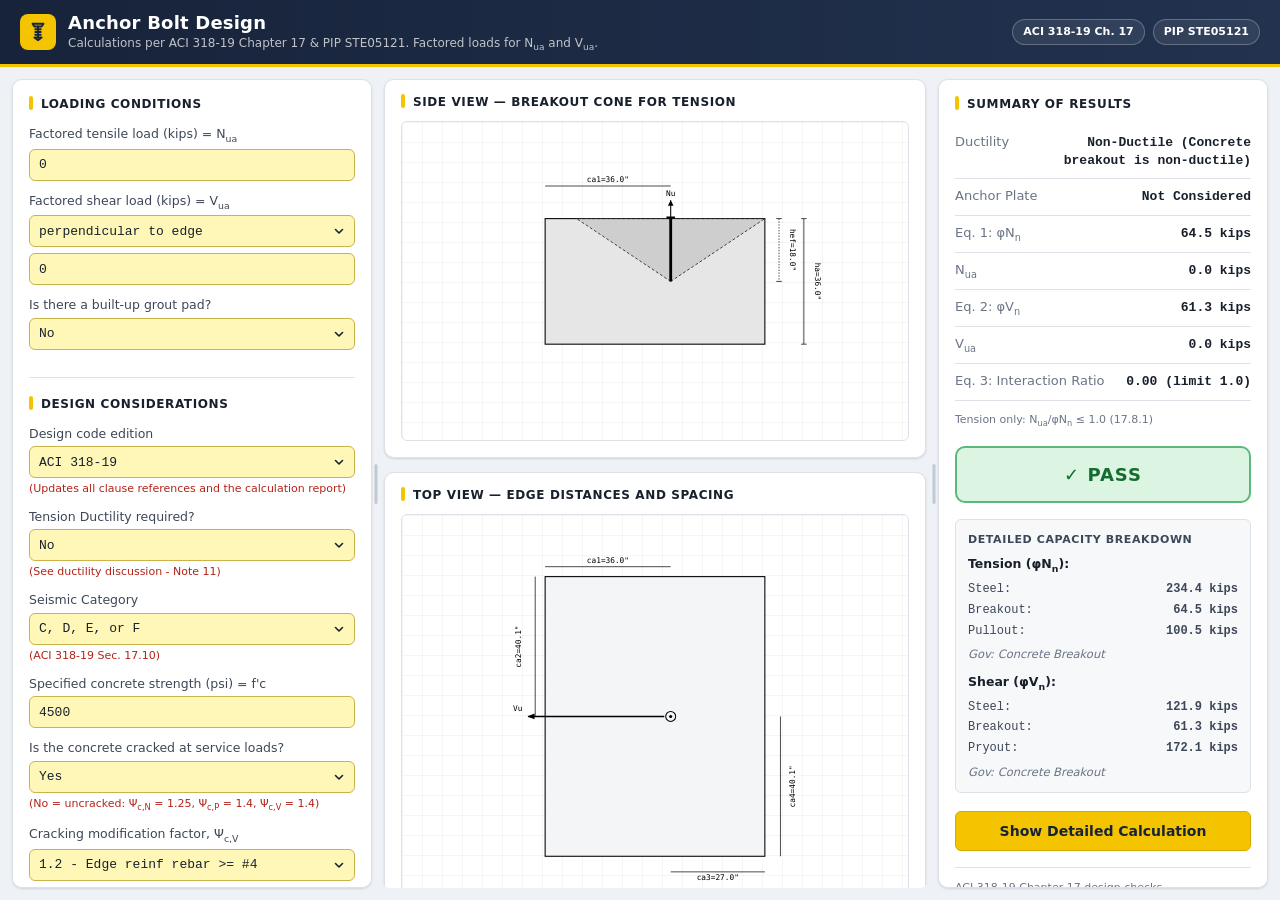
<file: index.html>
<!DOCTYPE html>
<html lang="en">
<head>
<meta charset="UTF-8" />
<meta name="viewport" content="width=device-width, initial-scale=1.0" />
<title>Anchor Bolt Design — ACI 318-19 Chapter 17</title>
<link rel="stylesheet" href="./css/styles.css" />
</head>
<body data-title-prefix="Anchor Bolt Design">

<div class="app">

  <header class="titlebar">
    <div class="brand">
      <span class="brand-mark" aria-hidden="true">
        <svg viewBox="0 0 24 24" fill="none" stroke="currentColor" stroke-width="2" stroke-linecap="round" stroke-linejoin="round">
          <path d="M6 3h12l-2 3H8z" />
          <path d="M12 6v12" />
          <path d="M9 9h6M9 12h6M9 15h6" />
          <path d="M8 18h8l-4 3z" />
        </svg>
      </span>
      <div class="brand-text">
        <span class="title-main">Anchor Bolt Design</span>
        <span class="title-sub">Calculations per <span data-aci="chapter">ACI 318-19 Chapter 17</span> &amp; PIP STE05121. Factored loads for N<sub>ua</sub> and V<sub>ua</sub>.</span>
      </div>
    </div>
    <div class="title-badges">
      <span class="badge"><span data-aci="name">ACI 318-19</span> Ch. 17</span>
      <span class="badge">PIP STE05121</span>
    </div>
  </header>

  <nav class="mobile-nav">
    <button class="mobile-tab-btn active" data-panel="input-panel">Inputs</button>
    <button class="mobile-tab-btn" data-panel="views-panel">Views</button>
    <button class="mobile-tab-btn" data-panel="results-panel">Results</button>
  </nav>

  <div class="workspace" id="workspace">

    <!-- ============ LEFT: INPUT PANEL ============ -->
    <aside class="panel input-panel" id="input-panel">

      <section class="input-group">
        <h2>Loading Conditions</h2>
        <div class="field">
          <label for="n_ua">Factored tensile load (kips) = N<sub>ua</sub></label>
          <input type="number" class="yellow" id="n_ua" value="0" step="1">
        </div>
        <div class="field">
          <label for="shear_dir">Factored shear load (kips) = V<sub>ua</sub></label>
          <select class="yellow" id="shear_dir">
            <option selected>perpendicular to edge</option>
            <option>parallel to edge</option>
          </select>
          <input type="number" class="yellow" id="v_ua" value="0" step="1">
        </div>
        <div class="field">
          <label for="grout_pad">Is there a built-up grout pad?</label>
          <select class="yellow" id="grout_pad"><option>Yes</option><option selected>No</option></select>
        </div>
      </section>

      <section class="input-group">
        <h2>Design Considerations</h2>
        <div class="field">
          <label for="code_edition">Design code edition</label>
          <select class="yellow" id="code_edition">
            <option value="318-19" selected>ACI 318-19</option>
            <option value="318-14">ACI 318-14</option>
          </select>
          <span class="note">(Updates all clause references and the calculation report)</span>
        </div>
        <div class="field">
          <label for="ductility_req">Tension Ductility required?</label>
          <select class="yellow" id="ductility_req"><option>Yes</option><option selected>No</option></select>
          <span class="note">(See ductility discussion - Note 11)</span>
        </div>
        <div class="field">
          <label for="seismic_cat">Seismic Category</label>
          <select class="yellow" id="seismic_cat">
            <option>A, B</option>
            <option selected>C, D, E, or F</option>
          </select>
          <span class="note">(<span data-aci="seismic">ACI 318-19 Sec. 17.10</span>)</span>
        </div>
        <div class="field">
          <label for="f_c">Specified concrete strength (psi) = f'c</label>
          <input type="number" class="yellow" id="f_c" value="4500" step="50">
        </div>
        <div class="field">
          <label for="concrete_cracked">Is the concrete cracked at service loads?</label>
          <select class="yellow" id="concrete_cracked"><option selected>Yes</option><option>No</option></select>
          <span class="note">(No = uncracked: &Psi;<sub>c,N</sub> = 1.25, &Psi;<sub>c,P</sub> = 1.4, &Psi;<sub>c,V</sub> = 1.4)</span>
        </div>
        <div class="field">
          <label for="cracking_factor">Cracking modification factor, &Psi;<sub>c,V</sub></label>
          <select class="yellow" id="cracking_factor">
            <option value="1.0">1.0 - No edge reinf or edge reinf rebar &lt; #4</option>
            <option value="1.2" selected>1.2 - Edge reinf rebar &gt;= #4</option>
            <option value="1.4">1.4 - Edge reinf rebar &gt;= #4 + stirrups @ &lt;= 4 in.</option>
          </select>
          <span class="note">(<span data-aci="psi_c_V">ACI 318-19 Section 17.7.2.5 / PIP Table</span>; cracked concrete only)</span>
        </div>
        <div class="field">
          <label for="psi_m_n">Breakout overturning factor &Psi;<sub>m,N</sub> (1 if no overturning couple)</label>
          <input type="number" class="yellow" id="psi_m_n" value="1" step="0.05">
        </div>
        <div class="field">
          <label for="reinf_tension">Adequate reinf. to resist tension loads/capacity in anchors?</label>
          <select class="yellow" id="reinf_tension"><option>Yes</option><option selected>No</option></select>
        </div>
        <div class="field">
          <label for="reinf_shear">Adequate reinf. to resist shear loads/capacity in anchors?</label>
          <select class="yellow" id="reinf_shear"><option>Yes</option><option selected>No</option></select>
        </div>
        <div class="field">
          <label for="supp_reinf_tension">Supplementary reinf. provided for Condition A (tension)?</label>
          <select class="yellow" id="supp_reinf_tension"><option>Yes</option><option selected>No</option></select>
        </div>
        <div class="field">
          <label for="supp_reinf_shear">Supplementary reinf. provided for Condition A (shear)?</label>
          <select class="yellow" id="supp_reinf_shear"><option>Yes</option><option selected>No</option></select>
          <span class="note">(<span data-aci="phi">ACI 318-19 Table 17.5.3(a), (b), (c)</span>)</span>
        </div>
      </section>

      <section class="input-group">
        <h2>Anchor Data, Embedment, and Thickness of Member</h2>
        <div class="field">
          <label for="anchor_material">Anchor material type</label>
          <select class="yellow" id="anchor_material">
            <option>A307-Type A, Fu=60</option>
            <option>A36</option>
            <option>F1554 Gr 36</option>
            <option>F1554 Gr 55</option>
            <option selected>F1554 Gr 105</option>
            <option>A193 Gr B7</option>
            <option>A354 Gr BC</option>
            <option>A354 Gr BD</option>
            <option>A449</option>
            <option>A320 Gr L7</option>
          </select>
        </div>
        <div class="field">
          <label for="diameter">Nominal anchor diameter (in.)</label>
          <select class="yellow" id="diameter">
            <option value="0.5">1/2 (0.500")</option>
            <option value="0.625">5/8 (0.625")</option>
            <option value="0.75">3/4 (0.750")</option>
            <option value="0.875">7/8 (0.875")</option>
            <option value="1">1 (1.000")</option>
            <option value="1.125">1 1/8 (1.125")</option>
            <option value="1.25">1 1/4 (1.250")</option>
            <option value="1.375">1 3/8 (1.375")</option>
            <option value="1.5">1 1/2 (1.500")</option>
            <option value="1.75">1 3/4 (1.750")</option>
            <option value="2" selected>2 (2.000")</option>
            <option value="2.25">2 1/4 (2.250")</option>
            <option value="2.5">2 1/2 (2.500")</option>
            <option value="2.75">2 3/4 (2.750")</option>
            <option value="3">3 (3.000")</option>
            <option value="4">4 (4.000")</option>
          </select>
        </div>
        <div class="field">
          <label for="hef">Effective anchor embedment depth (in.) = h<sub>ef</sub></label>
          <input type="number" class="yellow" id="hef" value="18" step="0.5">
          <span class="note" id="hef_min_note">Minimum h<sub>ef,min</sub> = 24.0 in.</span>
        </div>
        <div class="field">
          <label for="ha">Thickness of member in which anchor is anchored (in.) = h<sub>a</sub></label>
          <input type="number" class="yellow" id="ha" value="36" step="1">
        </div>
        <div class="field">
          <label for="n_tension">Number of anchors in tension = n(tension)</label>
          <select class="yellow" id="n_tension">
            <option value="0">0</option>
            <option value="1" selected>1</option>
            <option value="2">2</option>
            <option value="4">4</option>
          </select>
        </div>
        <div class="field">
          <label for="n_shear">Number of anchors in shear = n(shear)</label>
          <select class="yellow" id="n_shear">
            <option value="0">0</option>
            <option value="1" selected>1</option>
            <option value="2">2</option>
            <option value="4">4</option>
          </select>
        </div>
      </section>

      

      <section class="input-group">
        <h2>Concrete Failure Areas</h2>
        <p class="note">Units for A<sub>Nc</sub> and A<sub>Vc</sub> are sq. in.</p>
        <div class="field">
          <label for="manual_anc">Manually input the value of A<sub>Nc</sub>?</label>
          <select class="yellow" id="manual_anc"><option selected>Yes</option><option>No</option></select>
        </div>
        <div class="field">
          <label for="anc_value">A<sub>Nc</sub> =</label>
          <input type="number" class="yellow" id="anc_value" value="2916" step="1">
        </div>
        <div class="field">
          <label for="manual_avc">Manually input the value of A<sub>Vc</sub>?</label>
          <select class="yellow" id="manual_avc"><option selected>Yes</option><option>No</option></select>
        </div>
        <div class="field">
          <label for="avc_value">A<sub>Vc</sub> =</label>
          <input type="number" class="yellow" id="avc_value" value="2886.35" step="0.01">
        </div>
      </section>

      <section class="input-group">
        <h2>Eccentricity</h2>
        <div class="field">
          <label for="e_n">Eccentricity of tensile force on group (in.) = e'<sub>N</sub></label>
          <input type="number" class="yellow" id="e_n" value="0" step="0.5">
          <span class="note">(must be &lt;= s perp to moment/2, positive)</span>
        </div>
        <div class="field">
          <label for="s_direction">Direction of s for 2-anchor group</label>
          <select class="yellow" id="s_direction"><option value="s1">s1 (horizontal)</option><option value="s2">s2 (vertical)</option></select>
        </div>
        <div class="field">
          <label for="e_v">Eccentricity of shear force on group (in.) = e'<sub>V</sub></label>
          <input type="number" class="yellow" id="e_v" value="0" step="0.5">
          <span class="note">(0 = single anchor)</span>
        </div>
      </section>

      <section class="input-group">
        <h2>Edge Distances and Spacing</h2>
        <div class="edge-columns">
          <div class="edge-col">
            <h3>Tension</h3>
            <div class="field-inline"><label for="ca1_t">c<sub>a1</sub></label><input type="number" class="yellow" id="ca1_t" value="36.00" step="0.01"></div>
            <div class="field-inline"><label for="ca2_t">c<sub>a2</sub></label><input type="number" class="yellow" id="ca2_t" value="40.09" step="0.01"></div>
            <div class="field-inline"><label for="ca3_t">c<sub>a3</sub></label><input type="number" class="yellow" id="ca3_t" value="27.00" step="0.01"></div>
            <div class="field-inline"><label for="ca4_t">c<sub>a4</sub></label><input type="number" class="yellow" id="ca4_t" value="40.09" step="0.01"></div>
            <div class="field-inline"><label for="s1_t">s<sub>1</sub></label><input type="number" class="yellow" id="s1_t" value="0.00" step="0.5"></div>
            <div class="field-inline"><label for="s2_t">s<sub>2</sub></label><input type="number" class="yellow" id="s2_t" value="0.00" step="0.5"></div>
          </div>
          <div class="edge-col">
            <h3>Shear</h3>
            <div class="field-inline"><label for="ca1_v">c<sub>a1</sub></label><input type="number" class="yellow" id="ca1_v" value="36.00" step="0.01"></div>
            <div class="field-inline"><label for="ca2_v">c<sub>a2</sub></label><input type="number" class="yellow" id="ca2_v" value="40.09" step="0.01"></div>
            <div class="field-inline"><label for="s1_v">s<sub>1</sub></label><input type="number" class="yellow" id="s1_v" value="0.00" step="0.5"></div>
            <div class="field-inline"><label for="s2_v">s<sub>2</sub></label><input type="number" class="yellow" id="s2_v" value="0.00" step="0.5"></div>
          </div>
        </div>
      </section>

      <section class="input-group">
        <h2>Advanced</h2>
        <div class="field">
          <label for="consider_plate">Consider the effect of anchor anchor bottom plate (Nut)?</label>
          <select class="yellow" id="consider_plate"><option>Yes</option><option selected>No</option></select>
        </div>
        <div id="plate-inputs-group">
          <div class="field">
            <label for="nut_dia">Nut Diameter (in.)</label>
            <input type="number" class="yellow" id="nut_dia" value="3" step="0.125">
          </div>
          <div class="field">
            <label for="plate_dia">Bottom Plate Diameter, D (in.)</label>
            <input type="number" class="yellow" id="plate_dia" value="7" step="0.5">
          </div>
          <div class="field">
            <label for="plate_thick">Bottom Plate Thickness, t (in.)</label>
            <input type="number" class="yellow" id="plate_thick" value="1.33" step="0.01">
          </div>
        </div>
      </section>

      <p class="note disclaimer">Diagrams and summary update live. Result values are calculated per <span data-aci="chapter">ACI 318-19 Chapter 17</span> &amp; PIP STE05121.</p>
    </aside>

    <div class="resizer" id="resizer-left"></div>

    <!-- ============ CENTER: 2D VIEWS ============ -->
    <main class="panel views-panel" id="views-panel">
      <div class="view-block">
        <h2>Side View — Breakout Cone for Tension</h2>
        <div class="view-frame" id="side-view"></div>
      </div>
      <div class="view-block">
        <h2>Top View — Edge Distances and Spacing</h2>
        <div class="view-frame" id="top-view"></div>
      </div>
    </main>

    <div class="resizer" id="resizer-right"></div>

    <!-- ============ RIGHT: SUMMARY OF RESULTS ============ -->
    <aside class="panel results-panel" id="results-panel">
      <h2>Summary of Results</h2>

      <div class="result-row">
        <span class="result-label">Ductility</span>
        <span class="result-val" id="res-ductility">—</span>
      </div>
      
      <div class="result-row">
        <span class="result-label">Anchor Plate</span>  
        <span class="result-val" id="res-plate-effect">—</span>
      </div>

      <div class="result-row">
        <span class="result-label">Eq. 1: &phi;N<sub>n</sub></span>
        <span class="result-val" id="res-nn">— kips</span>
      </div>
      <div class="result-row">
        <span class="result-label">N<sub>ua</sub></span>
        <span class="result-val" id="res-nua">— kips</span>
      </div>

      <div class="result-row">
        <span class="result-label">Eq. 2: &phi;V<sub>n</sub></span>
        <span class="result-val" id="res-vn">— kips</span>
      </div>
      <div class="result-row">
        <span class="result-label">V<sub>ua</sub></span>
        <span class="result-val" id="res-vua">— kips</span>
      </div>

      <div class="result-row">
        <span class="result-label">Eq. 3: Interaction Ratio</span>
        <span class="result-val" id="res-interaction">—</span>
      </div>
      <p class="note" id="res-interaction-note"></p>

      <div class="status-box" id="status-box">
        <span id="status-text">—</span>
      </div>

      <div class="breakdown-box">
        <h3>Detailed Capacity Breakdown</h3>
        <div id="capacity-breakdown"></div>
      </div>
      
      <button id="show-calcs-btn" class="show-calcs-btn">Show Detailed Calculation</button>

      <p class="note disclaimer"><span data-aci="chapter">ACI 318-19 Chapter 17</span> design checks.</p>
    </aside>

  </div>
</div>

<script src="./js/codes.js"></script>
<script src="./js/app.js"></script>
</body>
</html>
</file>
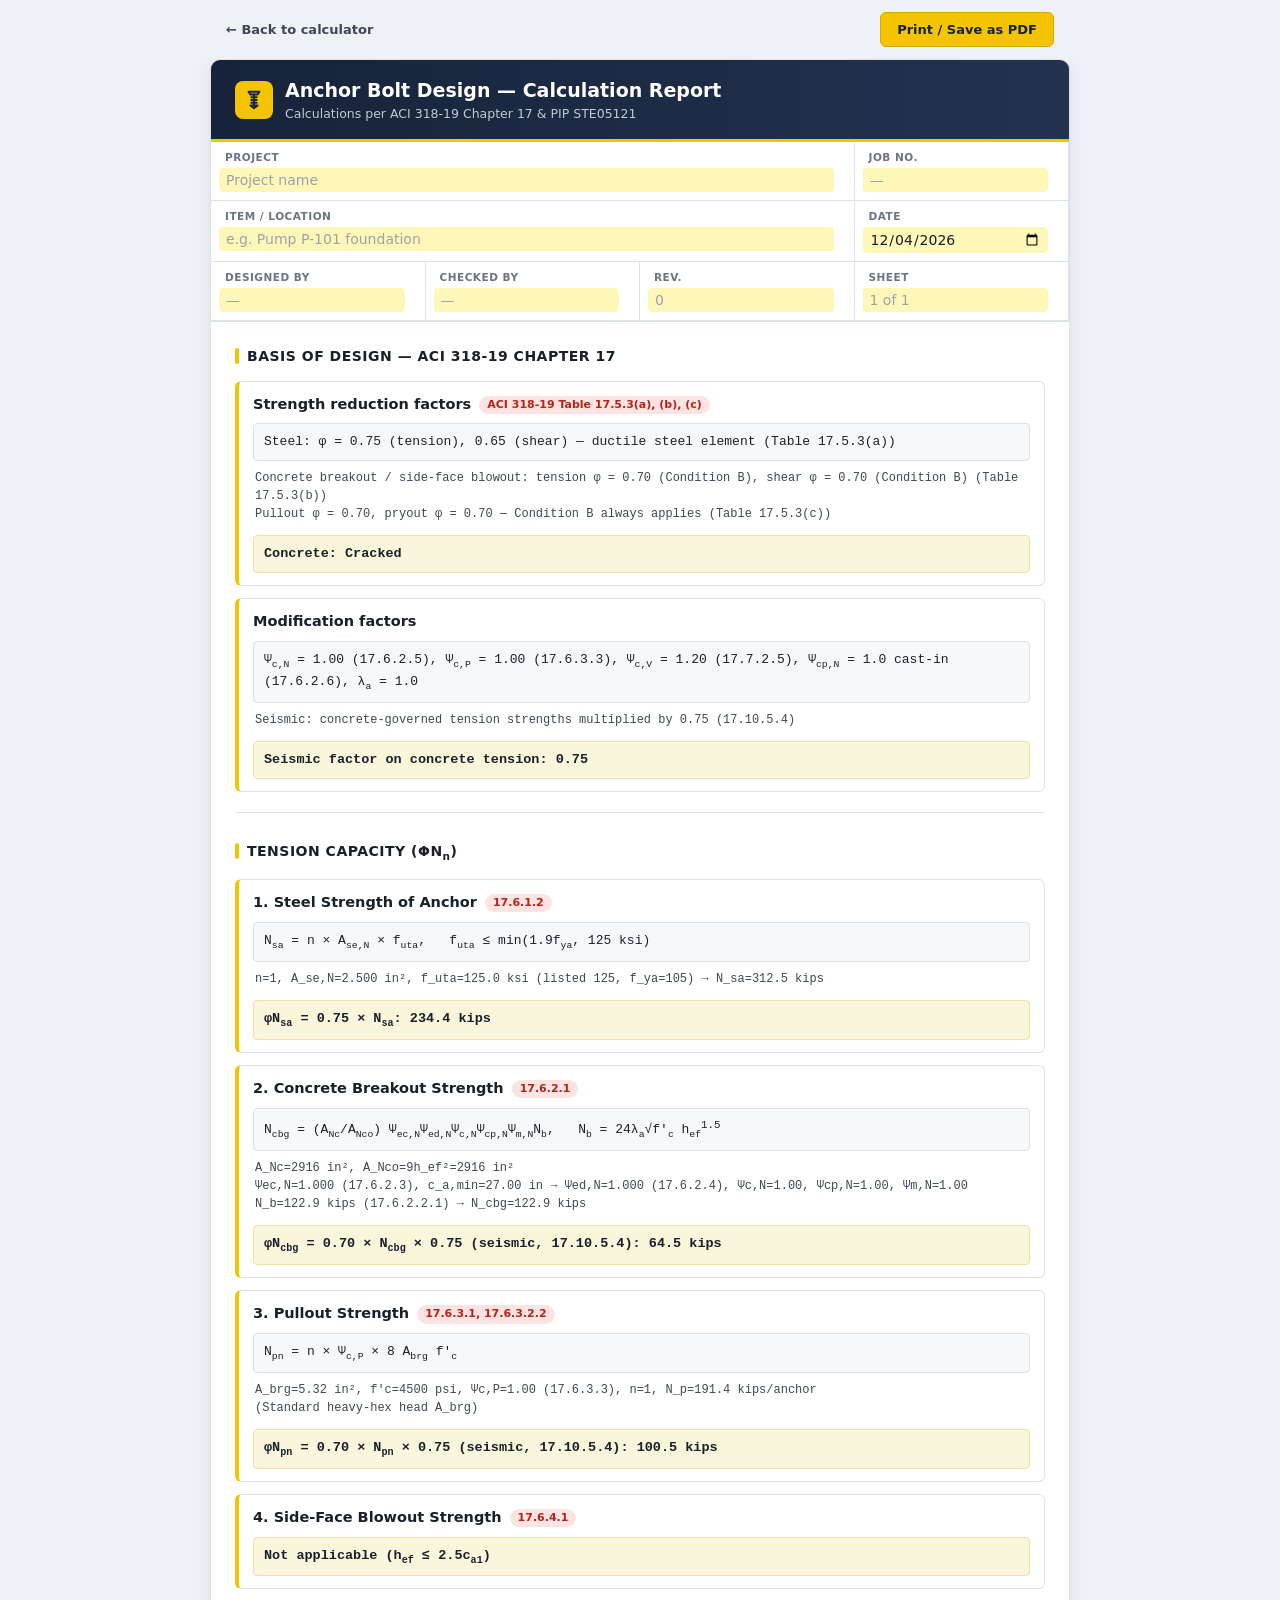
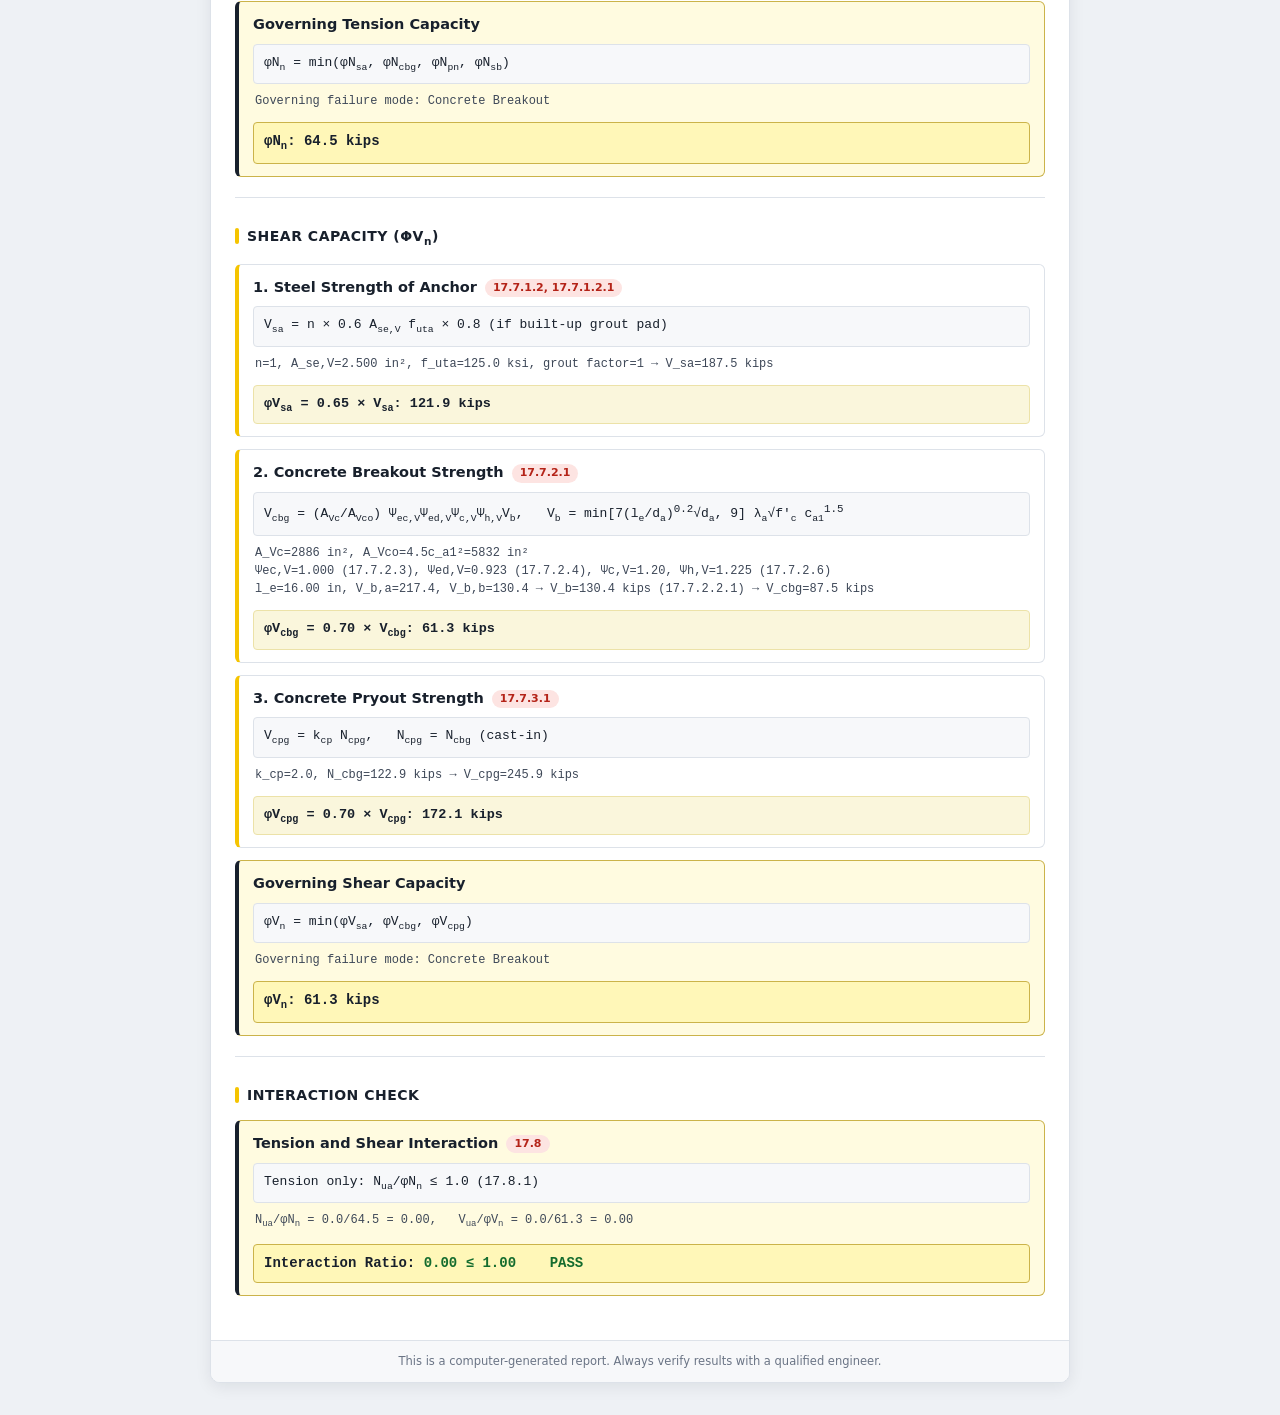
<file: calcs.html>
<!DOCTYPE html>
<html lang="en">
<head>
    <meta charset="UTF-8">
    <meta name="viewport" content="width=device-width, initial-scale=1.0">
    <title>Anchor Bolt Design — Calculation Report</title>
    <link rel="stylesheet" href="./css/calcs.css">
</head>
<body data-title-prefix="Anchor Bolt Design — Calculation Report">
    <div class="toolbar no-print">
        <a class="toolbar-link" href="./index.html">&larr; Back to calculator</a>
        <button type="button" class="print-btn" onclick="window.print()">Print / Save as PDF</button>
    </div>

    <div class="container">
        <header class="titlebar">
            <div class="brand">
                <span class="brand-mark" aria-hidden="true">
                    <svg viewBox="0 0 24 24" fill="none" stroke="currentColor" stroke-width="2" stroke-linecap="round" stroke-linejoin="round">
                        <path d="M6 3h12l-2 3H8z" />
                        <path d="M12 6v12" />
                        <path d="M9 9h6M9 12h6M9 15h6" />
                        <path d="M8 18h8l-4 3z" />
                    </svg>
                </span>
                <div class="brand-text">
                    <span class="title-main">Anchor Bolt Design — Calculation Report</span>
                    <span class="title-sub">Calculations per <span data-aci="chapter">ACI 318-19 Chapter 17</span> &amp; PIP STE05121</span>
                </div>
            </div>
        </header>

        <!-- Project information: editable on screen, prints as a filled-in title block -->
        <section class="project-info" aria-label="Project information">
            <label class="pi-field pi-wide"><span>Project</span><input type="text" data-pi="project" placeholder="Project name"></label>
            <label class="pi-field"><span>Job No.</span><input type="text" data-pi="job" placeholder="—"></label>
            <label class="pi-field pi-wide"><span>Item / Location</span><input type="text" data-pi="item" placeholder="e.g. Pump P-101 foundation"></label>
            <label class="pi-field"><span>Date</span><input type="date" data-pi="date"></label>
            <label class="pi-field"><span>Designed by</span><input type="text" data-pi="designer" placeholder="—"></label>
            <label class="pi-field"><span>Checked by</span><input type="text" data-pi="checker" placeholder="—"></label>
            <label class="pi-field"><span>Rev.</span><input type="text" data-pi="rev" placeholder="0"></label>
            <label class="pi-field"><span>Sheet</span><input type="text" data-pi="sheet" placeholder="1 of 1"></label>
        </section>

        <main id="detailed-calcs-content">
            <p class="note" style="text-align: center; margin-top: 40px;">Loading calculation data...</p>
        </main>
        <footer class="footer">
            <p>This is a computer-generated report. Always verify results with a qualified engineer.</p>
        </footer>
    </div>

    <script>
        // Report title block only: remembers project info between reports and
        // defaults the date to today. Does not touch any calculation logic.
        (function () {
            var KEY = "anchorReportProjectInfo";
            var saved = {};
            try { saved = JSON.parse(localStorage.getItem(KEY) || "{}") || {}; } catch (e) { saved = {}; }
            document.querySelectorAll("[data-pi]").forEach(function (el) {
                var k = el.getAttribute("data-pi");
                if (saved[k]) el.value = saved[k];
                if (k === "date" && !el.value) {
                    var d = new Date(), p = function (n) { return (n < 10 ? "0" : "") + n; };
                    el.value = d.getFullYear() + "-" + p(d.getMonth() + 1) + "-" + p(d.getDate());
                }
                el.addEventListener("input", function () {
                    saved[k] = el.value;
                    try { localStorage.setItem(KEY, JSON.stringify(saved)); } catch (e) { /* storage unavailable */ }
                });
            });
        })();
    </script>
    <script src="./js/codes.js"></script>
    <script src="./js/calcs.js"></script>
</body>
</html>
</file>
<file: css/styles.css>
/* ==========================================================================
   Anchor Bolt Design — calculator styles
   Modern UI with PIP input-sheet accents (yellow input cells, black
   drawing lines, green/red GOOD / NO GOOD conditional formatting).
   Class names and IDs are used by js/app.js — rename with care.
   ========================================================================== */

:root {
  /* Surfaces & ink */
  --bg: #eef1f5;
  --surface: #ffffff;
  --surface-2: #f7f8fa;
  --ink: #18202c;
  --ink-2: #3d4757;
  --muted: #6a7485;
  --line: #dde2e9;
  --line-strong: #18202c;

  /* Brand (header) */
  --brand: #17233a;
  --brand-2: #22324f;

  /* PIP sheet accents */
  --yellow: #fff7b8;          /* input cell */
  --yellow-border: #cbb34a;
  --yellow-focus: #ffef85;
  --yellow-disabled: #f3f1df;
  --accent: #f5c400;          /* PIP yellow, used for highlights */
  --accent-ink: #5c4a00;

  /* Status (Excel conditional-format family) */
  --green: #146c2e;
  --green-fill: #dcf4e2;
  --green-border: #5cb878;
  --red: #b42318;
  --red-fill: #fde4e2;
  --red-border: #e07a70;

  /* Legacy aliases (kept for any inline references) */
  --white: #ffffff;
  --black: #000000;
  --grey-light: #f4f5f7;
  --grey-mid: #c3c9d2;
  --grey-dark: #555e6d;

  --font-ui: "Segoe UI", "Inter", system-ui, -apple-system, Roboto, Arial, sans-serif;
  --font-mono: "Cascadia Mono", "JetBrains Mono", Consolas, "Courier New", monospace;

  --radius: 10px;
  --radius-sm: 6px;
  --shadow: 0 1px 2px rgba(16, 24, 40, 0.06), 0 1px 3px rgba(16, 24, 40, 0.08);

  --input-panel-width: 360px;
  --results-panel-width: 330px;
}

* { box-sizing: border-box; }

html, body {
  margin: 0;
  height: 100%;
  background: var(--bg);
  color: var(--ink);
  font-family: var(--font-ui);
  font-size: 14px;
  line-height: 1.4;
  -webkit-font-smoothing: antialiased;
}

sub { font-size: 0.75em; }

.app { display: flex; flex-direction: column; height: 100vh; }

/* ---------- Header ---------- */
.titlebar {
  flex: 0 0 auto;
  display: flex;
  align-items: center;
  justify-content: space-between;
  gap: 16px;
  padding: 10px 20px;
  background: linear-gradient(90deg, var(--brand), var(--brand-2));
  color: #fff;
  border-bottom: 3px solid var(--accent);
}
.brand { display: flex; align-items: center; gap: 12px; min-width: 0; }
.brand-mark {
  flex: 0 0 auto;
  width: 36px; height: 36px;
  display: grid; place-items: center;
  background: var(--accent);
  color: var(--brand);
  border-radius: 8px;
}
.brand-mark svg { width: 22px; height: 22px; }
.brand-text { display: flex; flex-direction: column; min-width: 0; }
.title-main { font-size: 18px; font-weight: 700; letter-spacing: 0.2px; }
.title-sub {
  font-size: 12px;
  color: rgba(255, 255, 255, 0.72);
  white-space: nowrap;
  overflow: hidden;
  text-overflow: ellipsis;
}
.title-badges { display: flex; gap: 8px; flex: 0 0 auto; }
.badge {
  font-size: 11px;
  font-weight: 600;
  padding: 4px 10px;
  border-radius: 999px;
  border: 1px solid rgba(255, 255, 255, 0.25);
  color: #fff;
  background: rgba(255, 255, 255, 0.08);
  white-space: nowrap;
}

/* ---------- Mobile tabs ---------- */
.mobile-nav {
  display: none;
  flex: 0 0 auto;
  background: var(--surface);
  border-bottom: 1px solid var(--line);
  padding: 6px;
  gap: 6px;
}
.mobile-tab-btn {
  flex: 1;
  padding: 9px 10px;
  border: 1px solid var(--line);
  border-radius: var(--radius-sm);
  background: var(--surface-2);
  color: var(--ink-2);
  font: 600 13px var(--font-ui);
  cursor: pointer;
}
.mobile-tab-btn.active {
  background: var(--yellow);
  border-color: var(--yellow-border);
  color: var(--ink);
}

/* ---------- Workspace & panels ---------- */
.workspace {
  flex: 1 1 auto;
  display: grid;
  grid-template-columns: var(--input-panel-width) 8px 1fr 8px var(--results-panel-width);
  min-height: 0;
  padding: 12px;
}

.panel {
  overflow-y: auto;
  padding: 16px;
  background: var(--surface);
  border: 1px solid var(--line);
  border-radius: var(--radius);
  box-shadow: var(--shadow);
  scrollbar-width: thin;
  scrollbar-color: var(--grey-mid) transparent;
}

.resizer {
  position: relative;
  cursor: col-resize;
  background: transparent;
}
.resizer::after {
  content: "";
  position: absolute;
  top: 50%; left: 50%;
  width: 3px; height: 40px;
  transform: translate(-50%, -50%);
  border-radius: 3px;
  background: var(--grey-mid);
  transition: background 0.15s, height 0.15s;
}
.resizer:hover::after { background: var(--accent); height: 80px; }

.panel h2 {
  font-size: 12px;
  font-weight: 700;
  letter-spacing: 0.6px;
  text-transform: uppercase;
  color: var(--ink);
  margin: 0 0 12px;
  padding: 0;
  border: none;
}
.panel h2::before {
  content: "";
  display: inline-block;
  width: 4px; height: 14px;
  margin-right: 8px;
  vertical-align: -2px;
  border-radius: 2px;
  background: var(--accent);
}
.panel h2 sub { text-transform: none; }

/* ---------- Inputs ---------- */
.input-group {
  margin-bottom: 18px;
  padding-bottom: 16px;
  border-bottom: 1px solid var(--line);
}
.input-group:last-of-type { border-bottom: none; margin-bottom: 0; }

.field { margin-bottom: 11px; }
.field label {
  display: block;
  font-size: 12.5px;
  color: var(--ink-2);
  margin-bottom: 4px;
}
.field .note {
  display: block;
  font-size: 11px;
  color: var(--red);
  margin-top: 3px;
}

input.yellow, select.yellow {
  width: 100%;
  height: 32px;
  padding: 4px 9px;
  background-color: var(--yellow);
  border: 1px solid var(--yellow-border);
  border-radius: var(--radius-sm);
  color: var(--ink);
  font-family: var(--font-mono);
  font-size: 13px;
  transition: border-color 0.12s, box-shadow 0.12s, background-color 0.12s;
}
select.yellow {
  cursor: pointer;
  appearance: none;
  -webkit-appearance: none;
  padding-right: 28px;
  background-image: url("data:image/svg+xml,%3Csvg xmlns='http://www.w3.org/2000/svg' width='12' height='12' viewBox='0 0 12 12'%3E%3Cpath d='M2.5 4.5 6 8l3.5-3.5' fill='none' stroke='%2318202c' stroke-width='1.6' stroke-linecap='round' stroke-linejoin='round'/%3E%3C/svg%3E");
  background-repeat: no-repeat;
  background-position: right 9px center;
  text-overflow: ellipsis;
}
input.yellow:hover, select.yellow:hover { border-color: #a8902a; }
input.yellow:focus, select.yellow:focus {
  outline: none;
  background-color: var(--yellow-focus);
  border-color: var(--ink);
  box-shadow: 0 0 0 3px rgba(245, 196, 0, 0.35);
}
input.yellow[readonly] {
  background-color: var(--yellow-disabled);
  color: var(--ink-2);
  cursor: not-allowed;
  border-style: dashed;
}
input.yellow:disabled, select.yellow:disabled {
  background-color: var(--grey-light) !important;
  color: var(--muted);
  cursor: not-allowed;
  border-color: var(--line);
}

#shear_dir { margin-bottom: 6px; }

.edge-columns { display: flex; gap: 14px; }
.edge-col {
  flex: 1;
  min-width: 0;
  background: var(--surface-2);
  border: 1px solid var(--line);
  border-radius: var(--radius-sm);
  padding: 10px;
}
.edge-col h3 {
  font-size: 11px;
  font-weight: 700;
  letter-spacing: 0.6px;
  text-transform: uppercase;
  text-align: center;
  color: var(--ink-2);
  margin: 0 0 8px;
  padding-bottom: 6px;
  border-bottom: 1px solid var(--line);
}
.field-inline {
  display: flex;
  align-items: center;
  gap: 8px;
  margin-bottom: 6px;
}
.field-inline label { flex: 0 0 28px; font-size: 13px; color: var(--ink-2); }
.field-inline input { flex: 1; min-width: 0; }

.note { font-size: 11px; color: var(--muted); line-height: 1.45; }
.disclaimer {
  margin-top: 16px;
  padding-top: 12px;
  border-top: 1px solid var(--line);
}

/* ---------- Views ---------- */
.views-panel {
  display: flex;
  flex-direction: column;
  gap: 14px;
  background: transparent;
  border: none;
  box-shadow: none;
  padding: 0 4px;
}
.view-block {
  background: var(--surface);
  border: 1px solid var(--line);
  border-radius: var(--radius);
  box-shadow: var(--shadow);
  padding: 14px 16px 16px;
}
.view-block h2 { margin-bottom: 10px; }
.view-frame {
  position: relative;
  min-height: 320px;
  display: flex;
  align-items: center;
  justify-content: center;
  padding: 12px;
  border: 1px solid var(--line);
  border-radius: var(--radius-sm);
  /* light drafting grid behind the drawing */
  background-color: #fff;
  background-image:
    linear-gradient(rgba(24, 32, 44, 0.045) 1px, transparent 1px),
    linear-gradient(90deg, rgba(24, 32, 44, 0.045) 1px, transparent 1px);
  background-size: 20px 20px;
}
.view-frame svg { display: block; width: 100%; height: auto; max-height: 420px; }

.rebar {
  stroke: var(--green);
  stroke-width: 3;
  fill: none;
}
.breakout-cone-tension {
  fill: #bfbfbf;
  fill-opacity: 0.6;
  stroke: #000;
  stroke-width: 1;
  stroke-dasharray: 4,3;
}
.breakout-cone-shear {
  fill: #bfbfbf;
  fill-opacity: 0.5;
  stroke: #000;
  stroke-width: 1;
  stroke-dasharray: 4,3;
}

/* ---------- Results ---------- */
.result-row {
  display: flex;
  justify-content: space-between;
  align-items: baseline;
  gap: 12px;
  padding: 8px 0;
  border-bottom: 1px solid var(--line);
  font-size: 13px;
}
.result-label { color: var(--muted); flex: 0 0 auto; }
.result-val {
  font-family: var(--font-mono);
  font-weight: 700;
  color: var(--ink);
  text-align: right;
  min-width: 0;
}

.status-box {
  margin-top: 16px;
  padding: 14px;
  border: 2px solid var(--line);
  border-radius: var(--radius);
  background: var(--surface-2);
  color: var(--muted);
  text-align: center;
  font-weight: 800;
  font-size: 18px;
  letter-spacing: 1px;
}
.status-box.good { background: var(--green-fill); color: var(--green); border-color: var(--green-border); }
.status-box.bad  { background: var(--red-fill);   color: var(--red);   border-color: var(--red-border); }
.status-box.good::before { content: "\2713  "; }
.status-box.bad::before  { content: "\2715  "; }

.breakdown-box {
  margin-top: 16px;
  padding: 12px;
  background: var(--surface-2);
  border: 1px solid var(--line);
  border-radius: var(--radius-sm);
}
.breakdown-box h3 {
  font-size: 11px;
  font-weight: 700;
  letter-spacing: 0.6px;
  text-transform: uppercase;
  color: var(--ink-2);
  margin: 0 0 8px;
}
.bd-group { margin-bottom: 10px; font-size: 12.5px; }
.bd-group:last-child { margin-bottom: 0; }
.bd-group ul { list-style: none; margin: 4px 0 4px; padding: 0; }
.bd-group li {
  display: flex;
  justify-content: space-between;
  font-family: var(--font-mono);
  font-size: 12px;
  color: var(--ink-2);
  padding: 2px 0;
}
.bd-group em { font-size: 11.5px; color: var(--muted); }

.show-calcs-btn {
  display: block;
  width: 100%;
  padding: 11px;
  margin-top: 18px;
  font: 700 14px var(--font-ui);
  color: var(--brand);
  background: var(--accent);
  border: 1px solid #d4a900;
  border-radius: var(--radius-sm);
  cursor: pointer;
  text-align: center;
  transition: background 0.12s, transform 0.05s;
}
.show-calcs-btn:hover { background: #ffd31a; }
.show-calcs-btn:active { transform: translateY(1px); }
.show-calcs-btn:focus-visible { outline: 3px solid rgba(23, 35, 58, 0.35); outline-offset: 2px; }

/* ---------- Responsive ---------- */
@media (max-width: 1200px) {
  :root { --input-panel-width: 320px; --results-panel-width: 290px; }
  .title-badges { display: none; }
}

@media (max-width: 860px) {
  .titlebar { padding: 10px 14px; }
  .title-sub { display: none; }
  .workspace {
    grid-template-columns: 1fr;
    overflow-y: auto;
    padding: 10px;
  }
  .resizer { display: none; }
  .mobile-nav { display: flex; }
  .panel { display: none; overflow: visible; }
  .panel.active { display: block; }
  .views-panel.active { display: flex; padding: 0; }
  .view-frame { min-height: 0; }
}

/* ---------- Print (calculator page) ---------- */
@media print {
  html, body, .app { height: auto; background: #fff; }
  .mobile-nav, .resizer, .show-calcs-btn { display: none !important; }
  .titlebar { background: #fff; color: #000; border-bottom: 2px solid #000; }
  .title-sub, .badge { color: #333; }
  .workspace { display: block; padding: 0; }
  .panel { display: block !important; border: none; box-shadow: none; overflow: visible; }
  .view-block { break-inside: avoid; box-shadow: none; }
}
</file>
<file: css/calcs.css>
/* ==========================================================================
   Anchor Bolt Design — calculation report styles (screen + print)
   Class names are generated by js/calcs.js — rename with care.
   ========================================================================== */

:root {
  --bg: #eef1f5;
  --surface: #ffffff;
  --surface-2: #f7f8fa;
  --ink: #18202c;
  --ink-2: #3d4757;
  --muted: #6a7485;
  --line: #dde2e9;

  --brand: #17233a;
  --brand-2: #22324f;

  --yellow: #fff7b8;
  --yellow-border: #cbb34a;
  --yellow-disabled: #faf6dc;
  --accent: #f5c400;

  --green: #146c2e;
  --green-fill: #dcf4e2;
  --red: #b42318;
  --red-fill: #fde4e2;

  /* Legacy aliases */
  --white: #ffffff;
  --black: #000000;
  --grey-light: #f4f5f7;
  --grey-mid: #c3c9d2;
  --grey-dark: #555e6d;

  --font-ui: "Segoe UI", "Inter", system-ui, -apple-system, Roboto, Arial, sans-serif;
  --font-mono: "Cascadia Mono", "JetBrains Mono", Consolas, "Courier New", monospace;
  --radius: 10px;
  --radius-sm: 6px;
}

* { box-sizing: border-box; }

body {
  margin: 0;
  background: var(--bg);
  color: var(--ink);
  font-family: var(--font-ui);
  font-size: 14px;
  line-height: 1.5;
  -webkit-font-smoothing: antialiased;
}
sub { font-size: 0.75em; }

/* ---------- Toolbar (screen only) ---------- */
.toolbar {
  position: sticky;
  top: 0;
  z-index: 5;
  display: flex;
  justify-content: space-between;
  align-items: center;
  gap: 12px;
  max-width: 860px;
  margin: 0 auto;
  padding: 12px 16px;
  background: var(--bg);
}
.toolbar-link {
  color: var(--ink-2);
  text-decoration: none;
  font-weight: 600;
  font-size: 13px;
}
.toolbar-link:hover { color: var(--ink); text-decoration: underline; }
.print-btn {
  padding: 9px 16px;
  font: 700 13px var(--font-ui);
  color: var(--brand);
  background: var(--accent);
  border: 1px solid #d4a900;
  border-radius: var(--radius-sm);
  cursor: pointer;
}
.print-btn:hover { background: #ffd31a; }

/* ---------- Sheet ---------- */
.container {
  max-width: 860px;
  margin: 0 auto 32px;
  background: var(--surface);
  border: 1px solid var(--line);
  border-radius: var(--radius);
  box-shadow: 0 4px 16px rgba(16, 24, 40, 0.08);
  overflow: hidden;
}

.titlebar {
  padding: 16px 24px;
  background: linear-gradient(90deg, var(--brand), var(--brand-2));
  color: #fff;
  border-bottom: 3px solid var(--accent);
}
.brand { display: flex; align-items: center; gap: 12px; }
.brand-mark {
  flex: 0 0 auto;
  width: 38px; height: 38px;
  display: grid; place-items: center;
  background: var(--accent);
  color: var(--brand);
  border-radius: 8px;
}
.brand-mark svg { width: 22px; height: 22px; }
.brand-text { display: flex; flex-direction: column; }
.title-main { font-size: 19px; font-weight: 700; }
.title-sub { font-size: 12.5px; color: rgba(255, 255, 255, 0.75); }

/* ---------- Project title block ---------- */
.project-info {
  display: grid;
  grid-template-columns: repeat(4, 1fr);
  border-bottom: 1px solid var(--line);
}
.pi-field {
  display: flex;
  flex-direction: column;
  gap: 2px;
  padding: 8px 14px;
  border-right: 1px solid var(--line);
  border-bottom: 1px solid var(--line);
}
.pi-wide { grid-column: span 3; }
.pi-field span {
  font-size: 10.5px;
  font-weight: 700;
  letter-spacing: 0.5px;
  text-transform: uppercase;
  color: var(--muted);
}
.pi-field input {
  width: 100%;
  border: 1px solid transparent;
  border-radius: 4px;
  padding: 3px 6px;
  margin: 0 -6px;
  font: 14px var(--font-ui);
  color: var(--ink);
  background: var(--yellow);
}
.pi-field input:focus { outline: none; border-color: var(--ink); }
.pi-field input::placeholder { color: #9aa2ae; }

/* ---------- Report body ---------- */
#detailed-calcs-content {
  padding: 24px;
  font-size: 13.5px;
}

.calc-section {
  margin-bottom: 28px;
  padding-bottom: 8px;
  border-bottom: 1px solid var(--line);
}
.calc-section:last-of-type { border-bottom: none; margin-bottom: 0; }

.calc-section h3 {
  font-size: 14px;
  font-weight: 700;
  letter-spacing: 0.5px;
  text-transform: uppercase;
  color: var(--ink);
  margin: 0 0 14px;
  padding: 0;
  border: none;
}
.calc-section h3::before {
  content: "";
  display: inline-block;
  width: 4px; height: 16px;
  margin-right: 8px;
  vertical-align: -3px;
  border-radius: 2px;
  background: var(--accent);
}
.calc-section h3 sub { text-transform: none; }

.calc-step {
  padding: 12px 14px;
  margin-bottom: 12px;
  border: 1px solid var(--line);
  border-left: 4px solid var(--accent);
  border-radius: var(--radius-sm);
  background: var(--surface);
  break-inside: avoid;
}
.calc-step .title { font-weight: 700; font-size: 14.5px; }
.calc-step .ref {
  display: inline-block;
  font-size: 11px;
  font-weight: 600;
  color: var(--red);
  background: var(--red-fill);
  border-radius: 999px;
  padding: 1px 8px;
  margin-left: 8px;
  vertical-align: 1px;
}
.calc-step .ref:empty { display: none; }
.calc-step .formula {
  font-family: var(--font-mono);
  font-size: 13px;
  color: var(--ink);
  margin: 8px 0 6px;
  padding: 8px 10px;
  background: var(--surface-2);
  border: 1px solid var(--line);
  border-radius: 4px;
  white-space: pre-wrap;
}
.calc-step .vars {
  font-size: 12px;
  font-family: var(--font-mono);
  color: var(--ink-2);
  padding: 2px 2px 4px;
}
.calc-step .result {
  font-weight: 700;
  font-family: var(--font-mono);
  margin-top: 8px;
  padding: 8px 10px;
  background-color: var(--yellow-disabled);
  border: 1px solid #ece2a8;
  border-radius: 4px;
}
.calc-step .result .val.fail { color: var(--red); }
.calc-step .result .val.pass { color: var(--green); }

.final-calc {
  background: #fffbe0;
  border-color: var(--yellow-border);
  border-left-color: var(--ink);
}
.final-calc .result {
  background: var(--yellow);
  border-color: var(--yellow-border);
  font-size: 14px;
}

.note { color: var(--muted); }

.footer {
  text-align: center;
  font-size: 11.5px;
  color: var(--muted);
  padding: 12px 20px;
  background: var(--surface-2);
  border-top: 1px solid var(--line);
}
.footer p { margin: 0; }

/* ---------- Small screens ---------- */
@media (max-width: 640px) {
  .toolbar { padding: 10px 12px; }
  .container { margin: 0 0 24px; border-radius: 0; border-left: none; border-right: none; }
  .titlebar { padding: 14px 16px; }
  .title-main { font-size: 16px; }
  .project-info { grid-template-columns: 1fr 1fr; }
  .pi-wide { grid-column: span 2; }
  #detailed-calcs-content { padding: 16px; }
}

/* ---------- Print / PDF ---------- */
@page { size: auto; margin: 14mm 12mm; }

@media print {
  .no-print { display: none !important; }
  html, body { background: #fff; font-size: 12px; }
  * { -webkit-print-color-adjust: exact; print-color-adjust: exact; }

  .container { max-width: none; margin: 0; border: none; border-radius: 0; box-shadow: none; }

  .titlebar {
    background: #fff;
    color: #000;
    padding: 0 0 8px;
    border-bottom: 2px solid #000;
  }
  .title-sub { color: #444; }
  .brand-mark { border: 1px solid #000; }

  .project-info { border: 1px solid #000; border-bottom: none; margin-top: 8px; }
  .pi-field { border-color: #000; padding: 4px 8px; }
  .pi-field input {
    background: transparent;
    border: none;
    padding: 0;
    margin: 0;
    font-size: 12px;
  }
  .pi-field input::placeholder { color: transparent; }
  .pi-field input::-webkit-calendar-picker-indicator { display: none; }

  #detailed-calcs-content { padding: 14px 0 0; font-size: 12px; }
  .calc-section { border-bottom-color: #999; }
  .calc-section h3 { break-after: avoid; }
  .calc-step { break-inside: avoid; border-color: #999; padding: 8px 10px; margin-bottom: 8px; }
  .calc-step .formula { background: #f4f4f4; }

  .footer { background: #fff; border-top: 1px solid #000; padding: 8px 0 0; }
}
</file>
